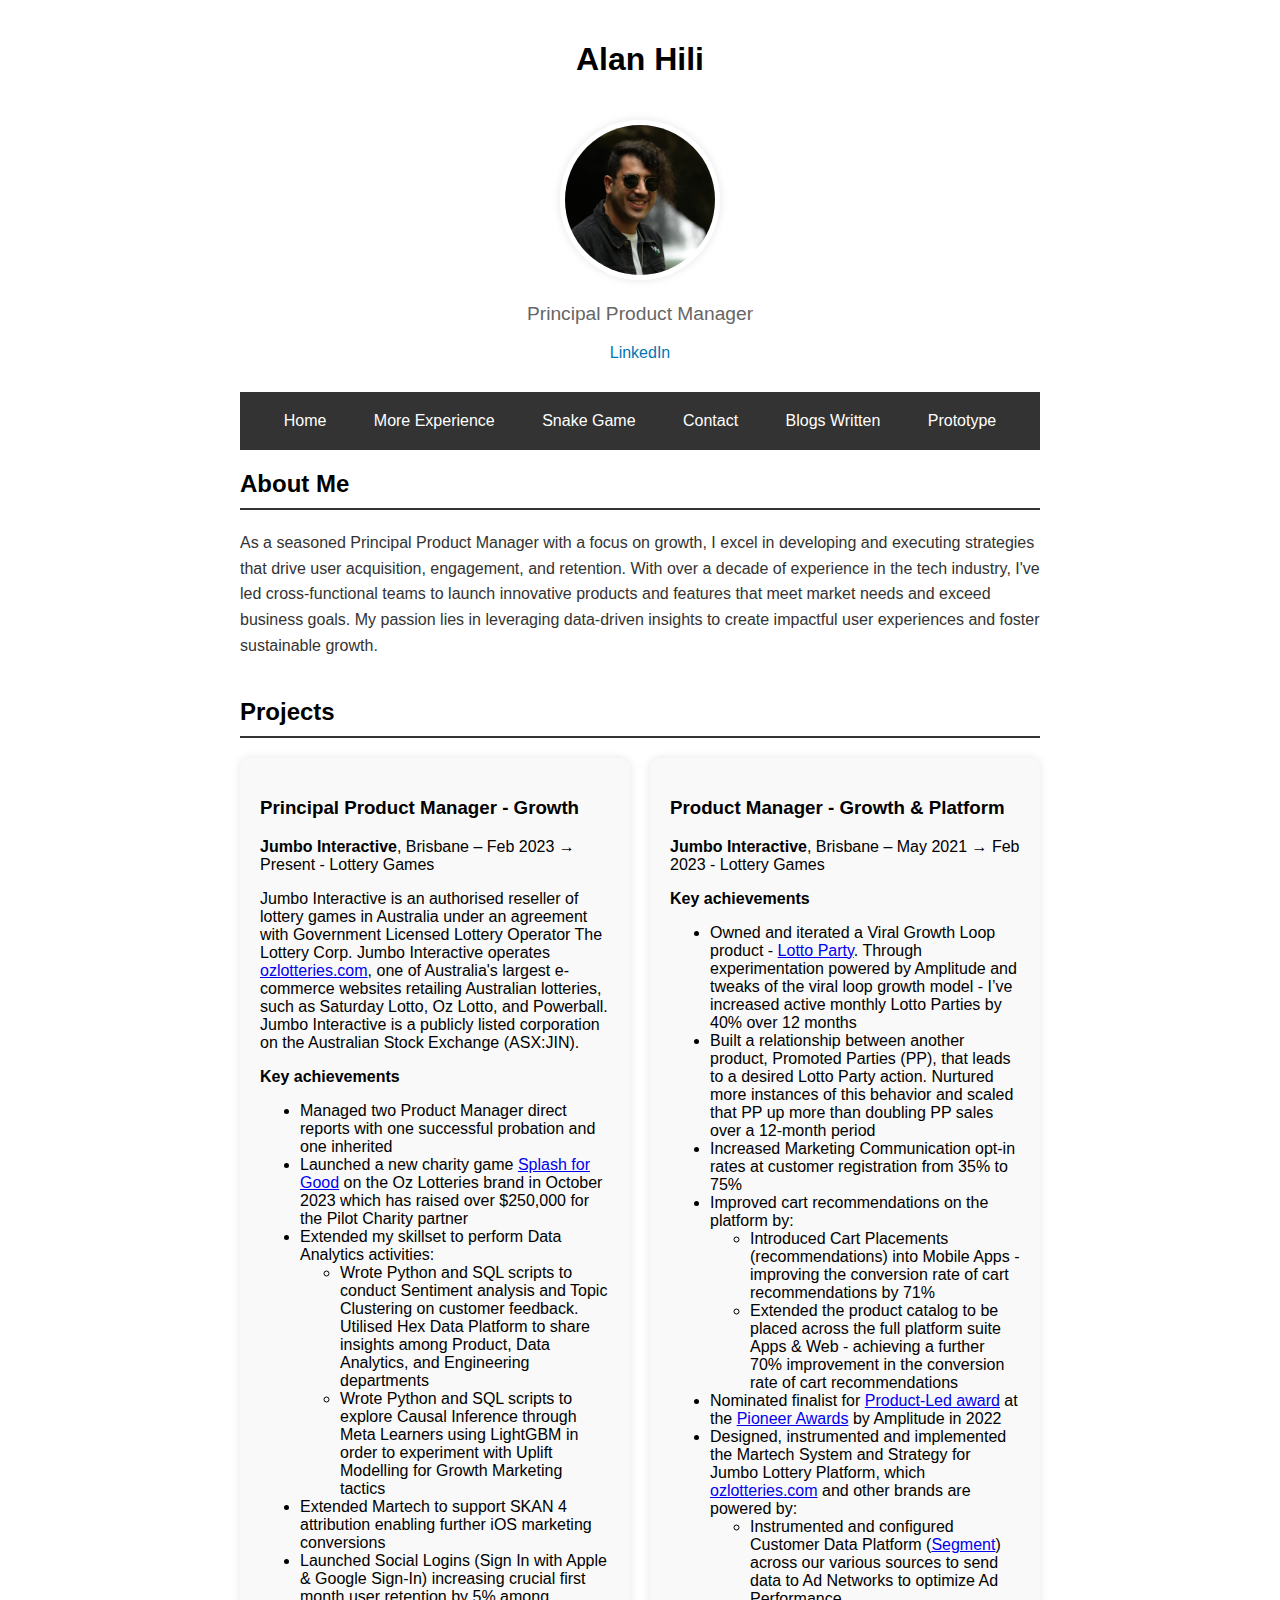
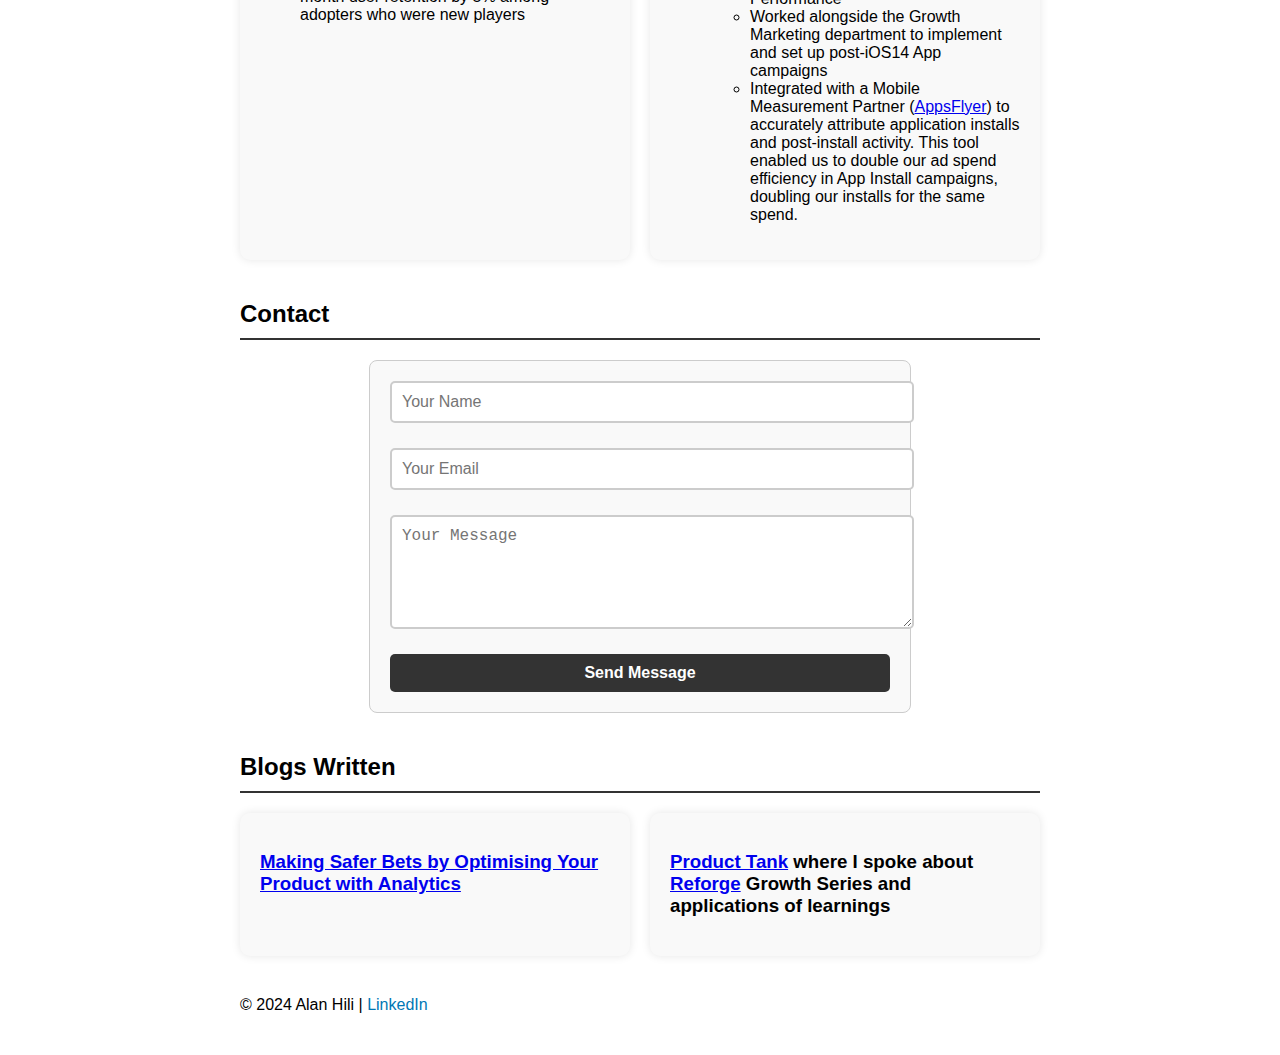
<file: index.html>
<!DOCTYPE html>
<html lang="en">
<head>
    <meta charset="UTF-8">
    <meta name="viewport" content="width=device-width, initial-scale=1.0">
    <title>Alan Hili - Principal Product Manager</title>
    <link rel="stylesheet" href="styles.css">
</head>
<body>
    <div class="container">
        <header>
            <h1>Alan Hili</h1>
            <img src="portrait.jpg" alt="Alan Hili" class="profile-image">
            <p class="tagline">Principal Product Manager</p>
            <p><a href="https://www.linkedin.com/in/alan-hili/" target="_blank" class="linkedin-link">LinkedIn</a></p>
        </header>
        <nav class="navbar">
            <div class="toggle-button">
                <div class="bar"></div>
                <div class="bar"></div>
                <div class="bar"></div>
            </div>
            <div class="navbar-links">
                <a href="index.html">Home</a>
                <a href="experience.html">More Experience</a>
                <a href="game.html">Snake Game</a>
                <a href="#contact">Contact</a>
                <a href="#blogs">Blogs Written</a>
                <a href="prototype.html">Prototype</a>
            </div>
        </nav>
        <section id="about">
            <h2>About Me</h2>
            <p class="about-text">
                As a seasoned Principal Product Manager with a focus on growth, I excel in developing and executing strategies that drive user acquisition, engagement, and retention. With over a decade of experience in the tech industry, I've led cross-functional teams to launch innovative products and features that meet market needs and exceed business goals. My passion lies in leveraging data-driven insights to create impactful user experiences and foster sustainable growth.
            </p>
        </section>
        <section id="projects">
            <h2>Projects</h2>
            <div class="projects">
                <div class="project">
                    <h3>Principal Product Manager - Growth</h3>
                    <p><b>Jumbo Interactive</b>, Brisbane – Feb 2023 → Present - Lottery Games</p>
                    <p>
                        Jumbo Interactive is an authorised reseller of lottery games in Australia under an agreement with Government Licensed Lottery Operator The Lottery Corp. Jumbo Interactive operates <a href="http://ozlotteries.com">ozlotteries.com</a>, one of Australia's largest e-commerce websites retailing Australian lotteries, such as Saturday Lotto, Oz Lotto, and Powerball. Jumbo Interactive is a publicly listed corporation on the Australian Stock Exchange (ASX:JIN).
                    </p>
                    <b>Key achievements</b>
                    <ul>
                        <li>Managed two Product Manager direct reports with one successful probation and one inherited</li>
                        <li>Launched a new charity game <a href="https://www.ozlotteries.com/splash-for-good">Splash for Good</a> on the Oz Lotteries brand in October 2023 which has raised over $250,000 for the Pilot Charity partner</li>
                        <li>Extended my skillset to perform Data Analytics activities:
                            <ul>
                                <li>Wrote Python and SQL scripts to conduct Sentiment analysis and Topic Clustering on customer feedback. Utilised Hex Data Platform to share insights among Product, Data Analytics, and Engineering departments</li>
                                <li>Wrote Python and SQL scripts to explore Causal Inference through Meta Learners using LightGBM in order to experiment with Uplift Modelling for Growth Marketing tactics</li>
                            </ul>
                        </li>
                        <li>Extended Martech to support SKAN 4 attribution enabling further iOS marketing conversions</li>
                        <li>Launched Social Logins (Sign In with Apple & Google Sign-In) increasing crucial first month user retention by 5% among adopters who were new players</li>
                    </ul>
                </div>
                <div class="project">
                    <h3>Product Manager - Growth & Platform</h3>
                    <!-- Project details -->
                    <p><b>Jumbo Interactive</b>, Brisbane – May 2021 → Feb 2023 - Lottery Games</p>
                    <b>Key achievements</b>
                    <ul>
                        <li>Owned and iterated a Viral Growth Loop product - <a href="https://www.ozlotteries.com/lotto-party">Lotto Party</a>. Through experimentation powered by Amplitude and tweaks of the viral loop growth model - I’ve increased active monthly Lotto Parties by 40% over 12 months</li>
                        <li>Built a relationship between another product, Promoted Parties (PP), that leads to a desired Lotto Party action. Nurtured more instances of this behavior and scaled that PP up more than doubling PP sales over a 12-month period</li>
                        <li>Increased Marketing Communication opt-in rates at customer registration from 35% to 75%</li>
                        <li>Improved cart recommendations on the platform by:
                            <ul>
                                <li>Introduced Cart Placements (recommendations) into Mobile Apps - improving the conversion rate of cart recommendations by 71%</li>
                                <li>Extended the product catalog to be placed across the full platform suite Apps & Web - achieving a further 70% improvement in the conversion rate of cart recommendations</li>
                            </ul>
                        </li>
                        <li>Nominated finalist for <a href="https://amplitude.com/blog/pioneer-award-finalists">Product-Led award</a> at the <a href="https://amplitude.com/blog/2022-pioneer-award-winners">Pioneer Awards</a> by Amplitude in 2022</li>
                        <li>Designed, instrumented and implemented the Martech System and Strategy for Jumbo Lottery Platform, which <a href="http://ozlotteries.com">ozlotteries.com</a> and other brands are powered by:
                            <ul>
                                <li>Instrumented and configured Customer Data Platform (<a href="https://segment.com/">Segment</a>) across our various sources to send data to Ad Networks to optimize Ad Performance</li>
                                <li>Worked alongside the Growth Marketing department to implement and set up post-iOS14 App campaigns</li>
                                <li>Integrated with a Mobile Measurement Partner (<a href="https://www.appsflyer.com/">AppsFlyer</a>) to accurately attribute application installs and post-install activity. This tool enabled us to double our ad spend efficiency in App Install campaigns, doubling our installs for the same spend.</li>
                            </ul>
                        </li>
                    </ul>
                </div>
            </div>
        </section>
        <section id="contact">
            <h2>Contact</h2>
            <form class="contact-form" action="https://formspree.io/f/xnqekaly" method="POST">
                <input type="text" name="name" placeholder="Your Name" required>
                <input type="email" name="_replyto" placeholder="Your Email" required>
                <textarea name="message" rows="5" placeholder="Your Message" required></textarea>
                <button type="submit">Send Message</button>
            </form>
        </section>
        <section id="blogs">
            <h2>Blogs Written</h2>
            <div class="blogs">
                <div class="blog">
                    <h3><a href="https://amplitude.com/blog/jumbo-interactive-product-optimisation">Making Safer Bets by Optimising Your Product with Analytics</a></h3>
                </div>
                <div class="blog">
                    <h3><a href="https://www.mindtheproduct.com/producttank/">Product Tank</a> where I spoke about <a href="https://www.reforge.com/">Reforge</a> Growth Series and applications of learnings</h3>
                </div>
                <!-- Add more blogs as needed -->
            </div>
        </section>
        <footer>
            <p>&copy; 2024 Alan Hili | <a href="https://www.linkedin.com/in/alan-hili/" target="_blank" class="linkedin-link">LinkedIn</a></p>
        </footer>
    </div>
    <script src="script.js"></script>
</body>
</html>
</file>
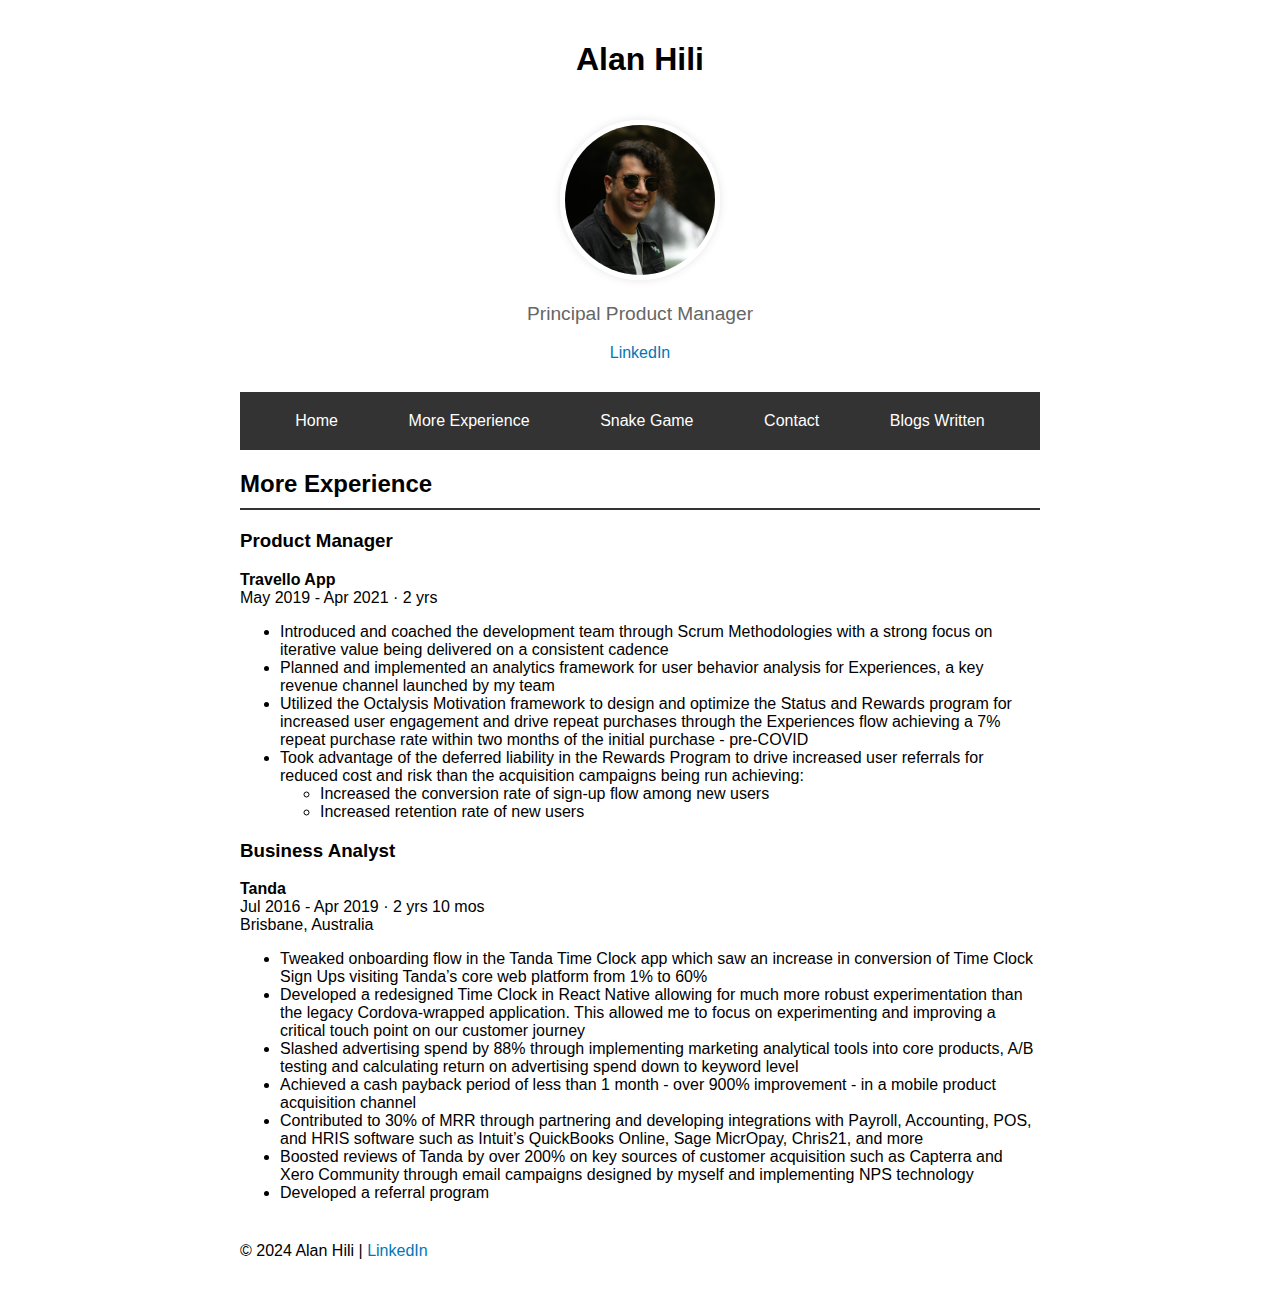
<file: experience.html>
<!DOCTYPE html>
<html lang="en">
<head>
    <meta charset="UTF-8">
    <meta name="viewport" content="width=device-width, initial-scale=1.0">
    <title>Alan Hili - More Experience</title>
    <link rel="stylesheet" href="styles.css">
</head>
<body>
    <div class="container">
        <header>
            <h1>Alan Hili</h1>
            <img src="portrait.jpg" alt="Alan Hili" class="profile-image">
            <p class="tagline">Principal Product Manager</p>
            <p><a href="https://www.linkedin.com/in/alan-hili/" target="_blank" class="linkedin-link">LinkedIn</a></p>
        </header>
        <nav class="navbar">
            <div class="toggle-button">
                <div class="bar"></div>
                <div class="bar"></div>
                <div class="bar"></div>
            </div>
            <div class="navbar-links">
                <a href="index.html">Home</a>
                <a href="experience.html">More Experience</a>
                <a href="game.html">Snake Game</a>
                <a href="#contact">Contact</a>
                <a href="#blogs">Blogs Written</a>
            </div>
        </nav>
        <section id="experience">
            <h2>More Experience</h2>
            <div class="experience-item">
                <h3>Product Manager</h3>
                <p><strong>Travello App</strong><br>May 2019 - Apr 2021 · 2 yrs</p>
                <ul>
                    <li>Introduced and coached the development team through Scrum Methodologies with a strong focus on iterative value being delivered on a consistent cadence</li>
                    <li>Planned and implemented an analytics framework for user behavior analysis for Experiences, a key revenue channel launched by my team</li>
                    <li>Utilized the Octalysis Motivation framework to design and optimize the Status and Rewards program for increased user engagement and drive repeat purchases through the Experiences flow achieving a 7% repeat purchase rate within two months of the initial purchase - pre-COVID</li>
                    <li>Took advantage of the deferred liability in the Rewards Program to drive increased user referrals for reduced cost and risk than the acquisition campaigns being run achieving:
                        <ul>
                            <li>Increased the conversion rate of sign-up flow among new users</li>
                            <li>Increased retention rate of new users</li>
                        </ul>
                    </li>
                </ul>
            </div>
            <div class="experience-item">
                <h3>Business Analyst</h3>
                <p><strong>Tanda</strong><br>Jul 2016 - Apr 2019 · 2 yrs 10 mos<br>Brisbane, Australia</p>
                <ul>
                    <li>Tweaked onboarding flow in the Tanda Time Clock app which saw an increase in conversion of Time Clock Sign Ups visiting Tanda’s core web platform from 1% to 60%</li>
                    <li>Developed a redesigned Time Clock in React Native allowing for much more robust experimentation than the legacy Cordova-wrapped application. This allowed me to focus on experimenting and improving a critical touch point on our customer journey</li>
                    <li>Slashed advertising spend by 88% through implementing marketing analytical tools into core products, A/B testing and calculating return on advertising spend down to keyword level</li>
                    <li>Achieved a cash payback period of less than 1 month - over 900% improvement - in a mobile product acquisition channel</li>
                    <li>Contributed to 30% of MRR through partnering and developing integrations with Payroll, Accounting, POS, and HRIS software such as Intuit’s QuickBooks Online, Sage MicrOpay, Chris21, and more</li>
                    <li>Boosted reviews of Tanda by over 200% on key sources of customer acquisition such as Capterra and Xero Community through email campaigns designed by myself and implementing NPS technology</li>
                    <li>Developed a referral program</li>
                </ul>
            </div>
        </section>
        <footer>
            <p>&copy; 2024 Alan Hili | <a href="https://www.linkedin.com/in/alan-hili/" target="_blank" class="linkedin-link">LinkedIn</a></p>
        </footer>
    </div>
    <script src="script.js"></script>
</body>
</html>
</file>
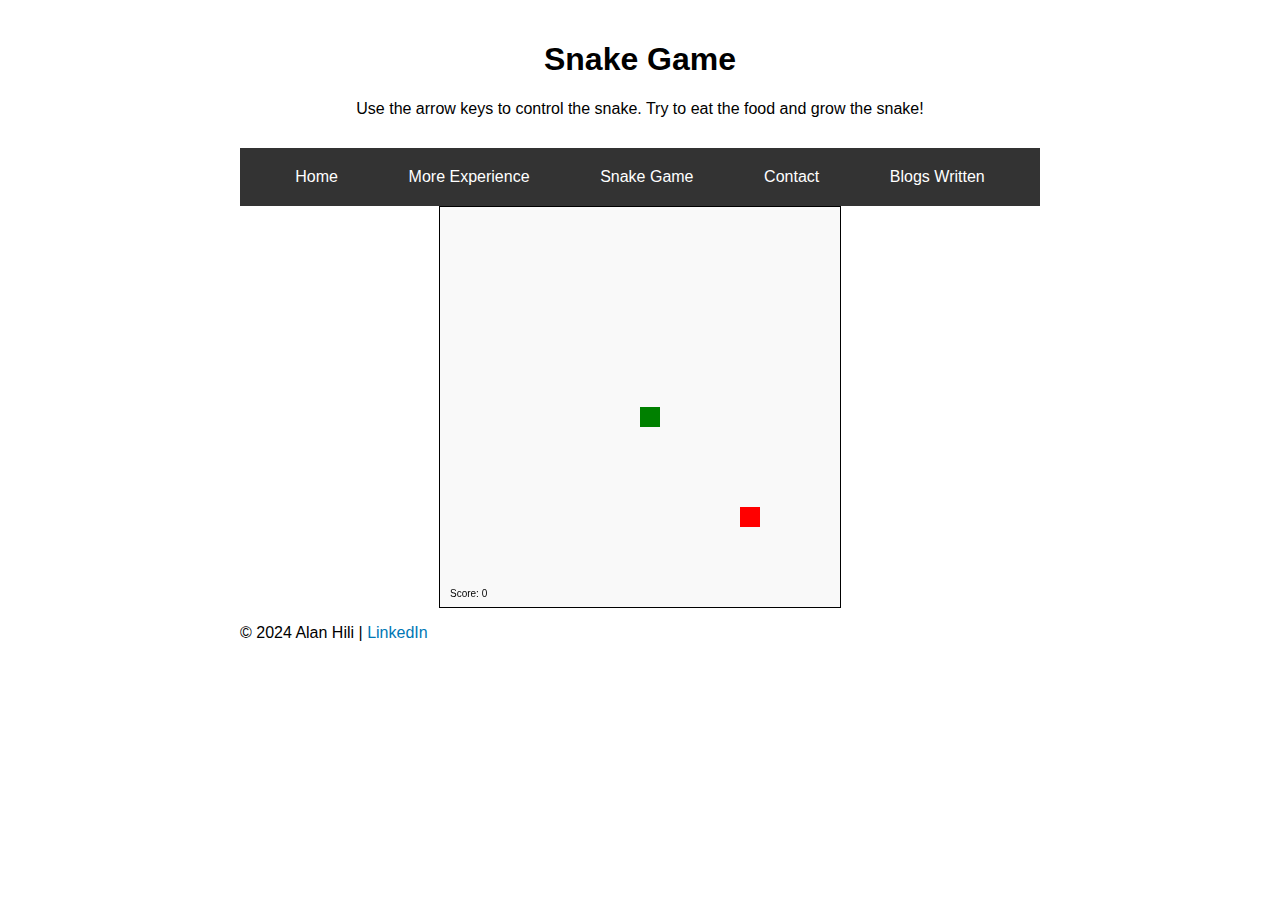
<file: game.html>
<!DOCTYPE html>
<html lang="en">
<head>
    <meta charset="UTF-8">
    <meta name="viewport" content="width=device-width, initial-scale=1.0">
    <title>Alan Hili - Snake Game</title>
    <link rel="stylesheet" href="styles.css">
</head>
<body>
    <div class="container">
        <header>
            <h1>Snake Game</h1>
            <p>Use the arrow keys to control the snake. Try to eat the food and grow the snake!</p>
        </header>
        <nav class="navbar">
            <div class="toggle-button">
                <div class="bar"></div>
                <div class="bar"></div>
                <div class="bar"></div>
            </div>
            <div class="navbar-links">
                <a href="index.html">Home</a>
                <a href="experience.html">More Experience</a>
                <a href="game.html">Snake Game</a>
                <a href="#contact">Contact</a>
                <a href="#blogs">Blogs Written</a>
            </div>
        </nav>
        <canvas id="gameCanvas" width="400" height="400"></canvas>
        <footer>
            <p>&copy; 2024 Alan Hili | <a href="https://www.linkedin.com/in/alan-hili/" target="_blank" class="linkedin-link">LinkedIn</a></p>
        </footer>
    </div>
    <script src="game.js"></script>
    <script src="script.js"></script>
</body>
</html>
</file>
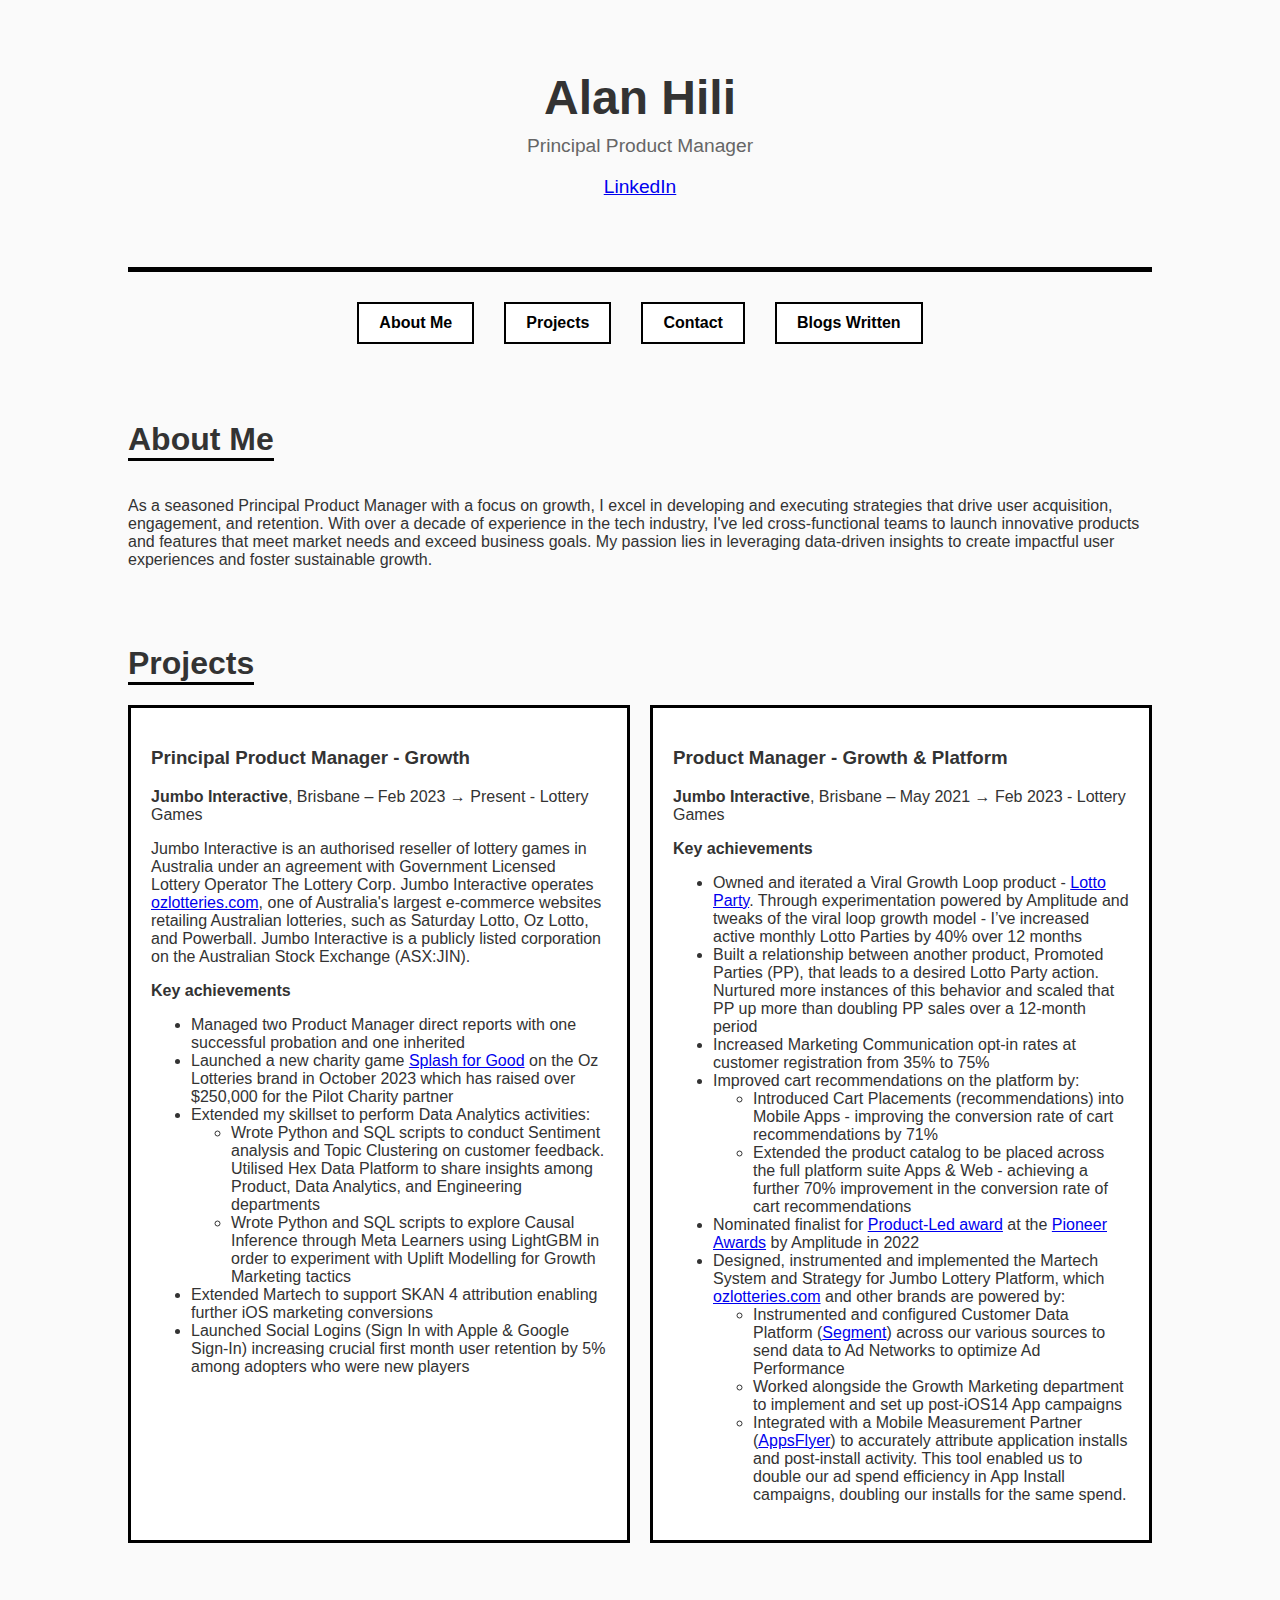
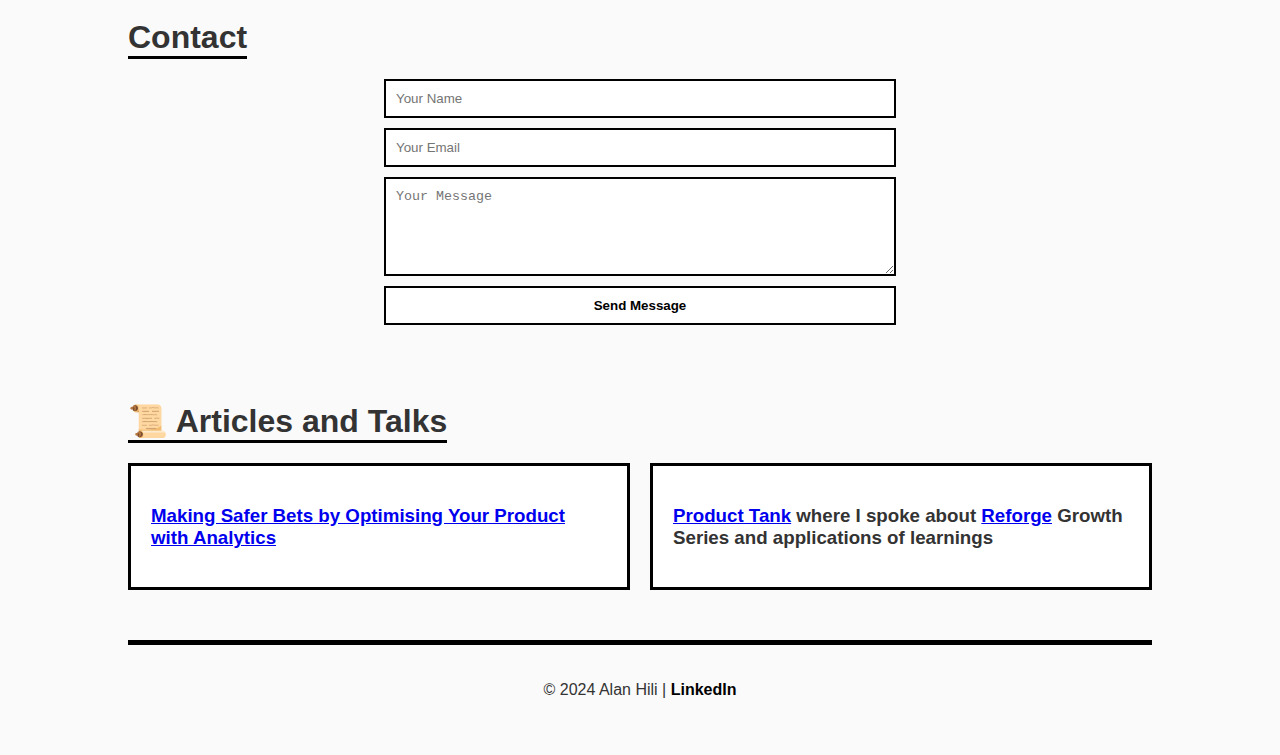
<file: page.html>
<!DOCTYPE html>
<html lang="en">
<head>
    <meta charset="UTF-8">
    <meta name="viewport" content="width=device-width, initial-scale=1.0">
    <title>Alan Hili - Principal Product Manager</title>
    <style>
        body {
            font-family: 'Arial', sans-serif;
            background-color: #fafafa;
            color: #333;
            margin: 0;
            padding: 0;
        }
        .container {
            width: 80%;
            margin: 0 auto;
            padding: 20px;
        }
        header {
            text-align: center;
            padding: 50px 0;
            border-bottom: 5px solid #000;
        }
        header h1 {
            font-size: 3em;
            margin: 0;
        }
        header p {
            font-size: 1.2em;
            margin-top: 10px;
            color: #666;
        }
        nav {
            display: flex;
            justify-content: center;
            margin: 30px 0;
        }
        nav a {
            margin: 0 15px;
            text-decoration: none;
            color: #000;
            font-weight: bold;
            border: 2px solid #000;
            padding: 10px 20px;
            background-color: #fff;
        }
        nav a:hover {
            background-color: #000;
            color: #fff;
        }
        section {
            margin: 50px 0;
        }
        section h2 {
            font-size: 2em;
            border-bottom: 3px solid #000;
            display: inline-block;
            margin-bottom: 20px;
        }
        .projects, .blogs {
            display: flex;
            flex-wrap: wrap;
            gap: 20px;
        }
        .project, .blog {
            border: 3px solid #000;
            padding: 20px;
            flex: 1;
            background-color: #fff;
        }
        .contact-form {
            display: flex;
            flex-direction: column;
            gap: 10px;
            width: 50%;
            margin: 0 auto;
        }
        .contact-form input, .contact-form textarea {
            padding: 10px;
            border: 2px solid #000;
        }
        .contact-form button {
            padding: 10px;
            border: 2px solid #000;
            background-color: #fff;
            font-weight: bold;
            cursor: pointer;
        }
        .contact-form button:hover {
            background-color: #000;
            color: #fff;
        }
        footer {
            text-align: center;
            padding: 20px 0;
            border-top: 5px solid #000;
            margin-top: 50px;
        }
        footer a {
            text-decoration: none;
            color: #000;
            font-weight: bold;
        }
    </style>
</head>
<body>
    <div class="container">
        <header>
            <h1>Alan Hili</h1>
            <p>Principal Product Manager</p>
            <p><a href="https://www.linkedin.com/in/alan-hili/" target="_blank">LinkedIn</a></p>
        </header>
        <nav>
            <a href="#about">About Me</a>
            <a href="#projects">Projects</a>
            <a href="#contact">Contact</a>
            <a href="#blogs">Blogs Written</a>
        </nav>
        <section id="about">
            <h2>About Me</h2>
            <p>
                As a seasoned Principal Product Manager with a focus on growth, I excel in developing and executing strategies that drive user acquisition, engagement, and retention. With over a decade of experience in the tech industry, I've led cross-functional teams to launch innovative products and features that meet market needs and exceed business goals. My passion lies in leveraging data-driven insights to create impactful user experiences and foster sustainable growth.
            </p>
        </section>
        <section id="projects">
            <h2>Projects</h2>
            <div class="projects">
                <div class="project">
                    <h3>Principal Product Manager - Growth</h3>
                    <p><b>Jumbo Interactive</b>, Brisbane – Feb 2023 → Present - Lottery Games</p>
                    <p>
                        Jumbo Interactive is an authorised reseller of lottery games in Australia under an agreement with Government Licensed Lottery Operator The Lottery Corp. Jumbo Interactive operates <a href="http://ozlotteries.com">ozlotteries.com</a>, one of Australia's largest e-commerce websites retailing Australian lotteries, such as Saturday Lotto, Oz Lotto, and Powerball. Jumbo Interactive is a publicly listed corporation on the Australian Stock Exchange (ASX:JIN).
                    </p>
                    <b>Key achievements</b>
                    <ul>
                        <li>Managed two Product Manager direct reports with one successful probation and one inherited</li>
                        <li>Launched a new charity game <a href="https://www.ozlotteries.com/splash-for-good">Splash for Good</a> on the Oz Lotteries brand in October 2023 which has raised over $250,000 for the Pilot Charity partner</li>
                        <li>Extended my skillset to perform Data Analytics activities:
                            <ul>
                                <li>Wrote Python and SQL scripts to conduct Sentiment analysis and Topic Clustering on customer feedback. Utilised Hex Data Platform to share insights among Product, Data Analytics, and Engineering departments</li>
                                <li>Wrote Python and SQL scripts to explore Causal Inference through Meta Learners using LightGBM in order to experiment with Uplift Modelling for Growth Marketing tactics</li>
                            </ul>
                        </li>
                        <li>Extended Martech to support SKAN 4 attribution enabling further iOS marketing conversions</li>
                        <li>Launched Social Logins (Sign In with Apple & Google Sign-In) increasing crucial first month user retention by 5% among adopters who were new players</li>
                    </ul>
                </div>
                <div class="project">
                    <h3>Product Manager - Growth & Platform</h3>
                    <p><b>Jumbo Interactive</b>, Brisbane – May 2021 → Feb 2023 - Lottery Games</p>
                    <b>Key achievements</b>
                    <ul>
                        <li>Owned and iterated a Viral Growth Loop product - <a href="https://www.ozlotteries.com/lotto-party">Lotto Party</a>. Through experimentation powered by Amplitude and tweaks of the viral loop growth model - I’ve increased active monthly Lotto Parties by 40% over 12 months</li>
                        <li>Built a relationship between another product, Promoted Parties (PP), that leads to a desired Lotto Party action. Nurtured more instances of this behavior and scaled that PP up more than doubling PP sales over a 12-month period</li>
                        <li>Increased Marketing Communication opt-in rates at customer registration from 35% to 75%</li>
                        <li>Improved cart recommendations on the platform by:
                            <ul>
                                <li>Introduced Cart Placements (recommendations) into Mobile Apps - improving the conversion rate of cart recommendations by 71%</li>
                                <li>Extended the product catalog to be placed across the full platform suite Apps & Web - achieving a further 70% improvement in the conversion rate of cart recommendations</li>
                            </ul>
                        </li>
                        <li>Nominated finalist for <a href="https://amplitude.com/blog/pioneer-award-finalists">Product-Led award</a> at the <a href="https://amplitude.com/blog/2022-pioneer-award-winners">Pioneer Awards</a> by Amplitude in 2022</li>
                        <li>Designed, instrumented and implemented the Martech System and Strategy for Jumbo Lottery Platform, which <a href="http://ozlotteries.com">ozlotteries.com</a> and other brands are powered by:
                            <ul>
                                <li>Instrumented and configured Customer Data Platform (<a href="https://segment.com/">Segment</a>) across our various sources to send data to Ad Networks to optimize Ad Performance</li>
                                <li>Worked alongside the Growth Marketing department to implement and set up post-iOS14 App campaigns</li>
                                <li>Integrated with a Mobile Measurement Partner (<a href="https://www.appsflyer.com/">AppsFlyer</a>) to accurately attribute application installs and post-install activity. This tool enabled us to double our ad spend efficiency in App Install campaigns, doubling our installs for the same spend.</li>
                            </ul>
                        </li>
                    </ul>
                </div>
                <!-- Add more projects as needed -->
            </div>
        </section>
        <section id="contact">
            <h2>Contact</h2>
            <form class="contact-form">
                <input type="text" placeholder="Your Name" required>
                <input type="email" placeholder="Your Email" required>
                <textarea placeholder="Your Message" rows="5" required></textarea>
                <button type="submit">Send Message</button>
            </form>
        </section>
        <section id="blogs">
            <h2>📜 Articles and Talks</h2>
            <div class="blogs">
                <div class="blog">
                    <h3><a href="https://amplitude.com/blog/jumbo-interactive-product-optimisation">Making Safer Bets by Optimising Your Product with Analytics</a></h3>
                </div>
                <div class="blog">
                    <h3><a href="https://www.mindtheproduct.com/producttank/">Product Tank</a> where I spoke about <a href="https://www.reforge.com/">Reforge</a> Growth Series and applications of learnings</h3>
                </div>
                <!-- Add more blogs as needed -->
            </div>
        </section>
        <footer>
            <p>&copy; 2024 Alan Hili | <a href="https://www.linkedin.com/in/alan-hili/" target="_blank">LinkedIn</a></p>
        </footer>
    </div>
</body>
</html>
</file>
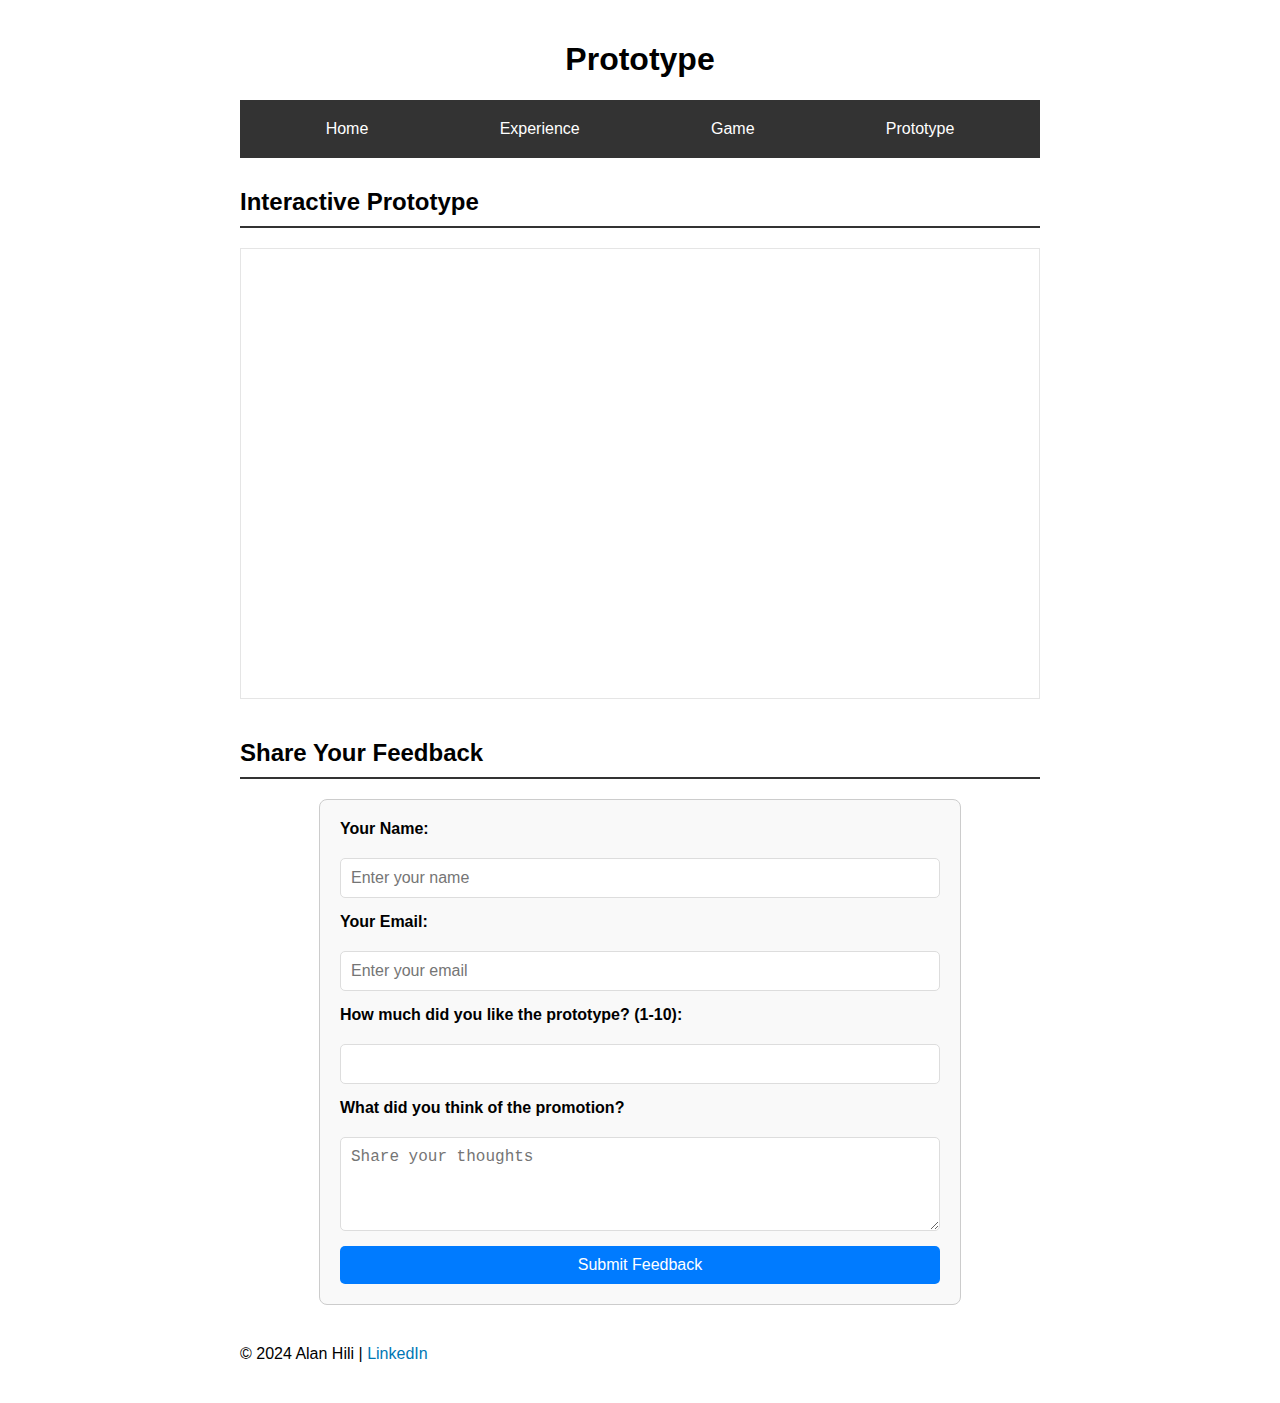
<file: prototype.html>
<!DOCTYPE html>
<html lang="en">
<head>
    <meta charset="UTF-8">
    <meta name="viewport" content="width=device-width, initial-scale=1.0">
    <title>Prototype</title>
    <link rel="stylesheet" href="styles.css">
</head>
<body>
    <div class="container">
        <header>
            <h1>Prototype</h1>
            <nav class="navbar">
                <div class="navbar-links">
                    <a href="index.html">Home</a>
                    <a href="experience.html">Experience</a>
                    <a href="game.html">Game</a>
                    <a href="prototype.html">Prototype</a>
                </div>
            </nav>
        </header>
        <section>
            <h2>Interactive Prototype</h2>
            <div class="iframe-container">
                <iframe 
                    style="border: 1px solid rgba(0, 0, 0, 0.1);" 
                    width="800" 
                    height="450" 
                    src="https://embed.figma.com/proto/AJmwNd0bxpIsnRm1ZOwRiE/01-ozl-app---wip?node-id=11764-19002&node-type=section&scaling=min-zoom&content-scaling=fixed&page-id=11737%3A13112&starting-point-node-id=11764%3A19002&show-proto-sidebar=1&embed-host=share" 
                    allowfullscreen>
                </iframe>
            </div>
        </section>
        <section>
    <h2>Share Your Feedback</h2>
    <form id="feedback-form">
        <label for="name">Your Name:</label>
        <input type="text" id="name" name="name" placeholder="Enter your name" required>
        
        <label for="email">Your Email:</label>
        <input type="email" id="email" name="email" placeholder="Enter your email" required>
        
        <label for="rating">How much did you like the prototype? (1-10):</label>
        <input type="number" id="rating" name="rating" min="1" max="10" required>
        
        <label for="promotion">What did you think of the promotion?</label>
        <textarea id="promotion" name="promotion" placeholder="Share your thoughts" rows="4" required></textarea>
        
        <button type="submit">Submit Feedback</button>
    </form>
</section>
        <footer>
            <p>&copy; 2024 Alan Hili | <a href="https://www.linkedin.com/in/alan-hili/" target="_blank" class="linkedin-link">LinkedIn</a></p>
        </footer>
    </div>
</body>
</html>
</file>
<file: styles.css>
body {
    font-family: Arial, sans-serif;
    margin: 0;
    padding: 0;
}

.container {
    max-width: 800px;
    margin: 0 auto;
    padding: 20px;
}

header {
    text-align: center;
    margin-bottom: 30px;
}

.profile-image {
    width: 150px;
    height: 150px;
    border-radius: 50%;
    margin-top: 20px;
    border: 5px solid #fff;
    box-shadow: 0 0 10px rgba(0, 0, 0, 0.1);
}

.tagline {
    font-size: 1.2em;
    color: #666;
}

.navbar {
    display: flex;
    justify-content: space-between;
    align-items: center;
    background-color: #333;
    padding: 10px 20px;
}

.navbar-links {
    display: flex;
    justify-content: space-around;
    flex-grow: 1;
}

.navbar-links a {
    color: #fff;
    text-decoration: none;
    padding: 10px;
    transition: background-color 0.3s ease;
}

.navbar-links a:hover {
    background-color: #555;
}

.toggle-button {
    display: none;
    flex-direction: column;
    justify-content: space-between;
    width: 30px;
    height: 21px;
    cursor: pointer;
}

.bar {
    width: 100%;
    height: 3px;
    background-color: #fff;
    transition: transform 0.3s ease;
}

/* Toggle button animation */
.toggle-button.active .bar:first-child {
    transform: translateY(8px) rotate(45deg);
}

.toggle-button.active .bar:last-child {
    transform: translateY(-8px) rotate(-45deg);
}

.toggle-button.active .bar:nth-child(2) {
    opacity: 0;
}

@media (max-width: 768px) {
    .navbar-links {
        display: none;
        flex-direction: column;
        width: 100%;
    }

    .navbar-links.active {
        display: flex;
    }

    .toggle-button {
        display: flex;
    }
}

section {
    margin-bottom: 40px;
}

h2 {
    border-bottom: 2px solid #333;
    padding-bottom: 10px;
    margin-bottom: 20px;
    font-size: 1.5em;
}

.about-text {
    line-height: 1.6;
    color: #333;
}

.projects, .blogs {
    display: flex;
    flex-wrap: wrap;
    gap: 20px;
}

.project, .blog {
    flex: 1;
    padding: 20px;
    background-color: #f9f9f9;
    border-radius: 10px;
    box-shadow: 0 0 10px rgba(0, 0, 0, 0.1);
}

.contact-form {
    max-width: 500px;
    margin: 0 auto;
}

.contact-form input, .contact-form textarea {
    width: 100%;
    padding: 10px;
    margin-bottom: 10px;
    border: 2px solid #ccc;
    border-radius: 5px;
    transition: border-color 0.3s ease;
}

.contact-form input:focus, .contact-form textarea:focus {
    border-color: #333;
    outline: none;
}

.contact-form button {
    width: 100%;
    padding: 10px;
    border: none;
    border-radius: 5px;
    background-color: #333;
    color: #fff;
    font-weight: bold;
    cursor: pointer;
    transition: background-color 0.3s ease;
}

.contact-form button:hover {
    background-color: #000;
}

.footer {
    text-align: center;
    margin-top: 50px;
    padding-top: 20px;
    border-top: 2px solid #333;
}

.linkedin-link {
    color: #0077b5;
    text-decoration: none;
}

.linkedin-link:hover {
    text-decoration: underline;
}

/* Game canvas styles */
canvas {
    display: block;
    margin: 0 auto;
    border: 1px solid #000;
    background-color: #f9f9f9;
}

.iframe-container {
    display: flex;
    justify-content: center;
    align-items: center;
    margin: 20px 0;
}

iframe {
    max-width: 100%;
    height: auto;
    aspect-ratio: 16 / 9;
    border: 1px solid rgba(0, 0, 0, 0.1);
}

form {
    display: flex;
    flex-direction: column;
    gap: 15px;
    max-width: 600px;
    margin: 0 auto;
    padding: 20px;
    border: 1px solid #ccc;
    border-radius: 8px;
    background-color: #f9f9f9;
}

form label {
    font-weight: bold;
    margin-bottom: 5px;
}

form input, form textarea, form button {
    font-size: 16px;
    padding: 10px;
    border: 1px solid #ddd;
    border-radius: 5px;
}

form input:focus, form textarea:focus {
    border-color: #333;
    outline: none;
}

form button {
    background-color: #007BFF;
    color: white;
    border: none;
    cursor: pointer;
    transition: background-color 0.3s ease;
}

form button:hover {
    background-color: #0056b3;
}
</file>
